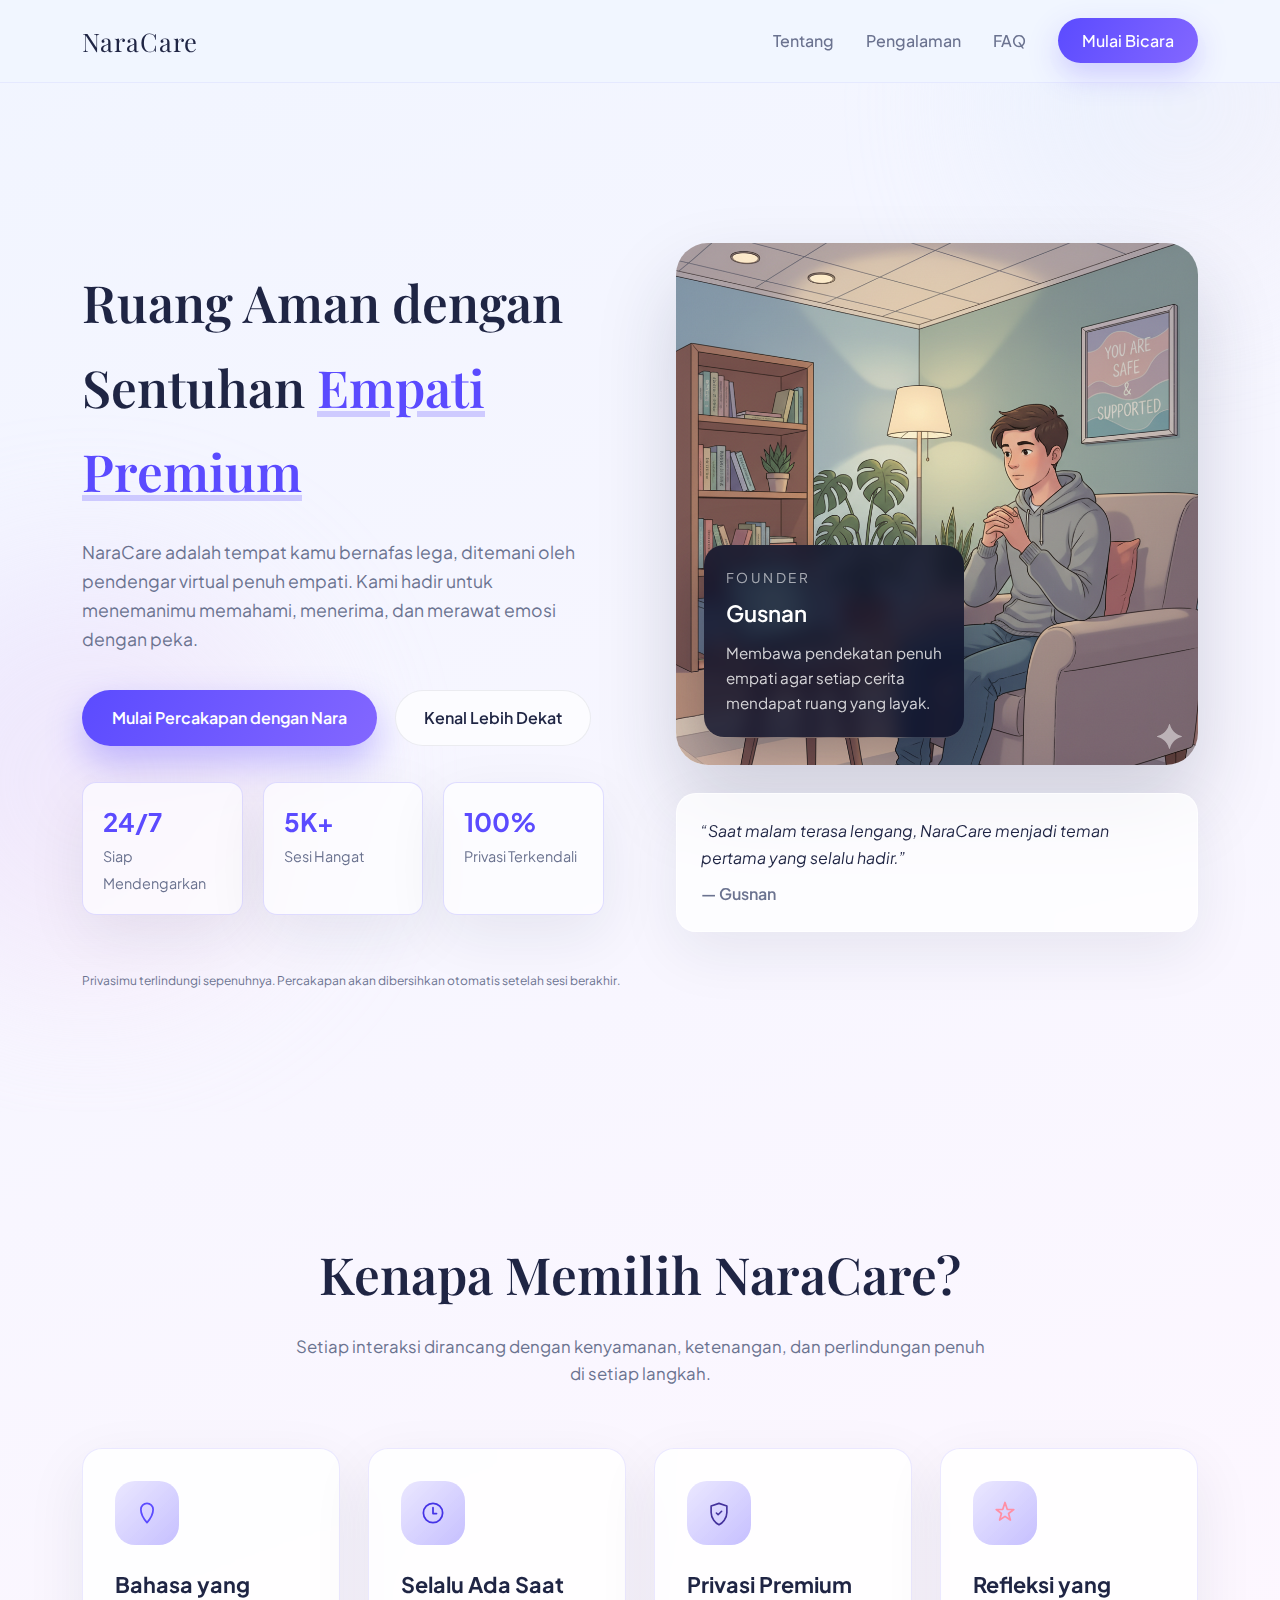
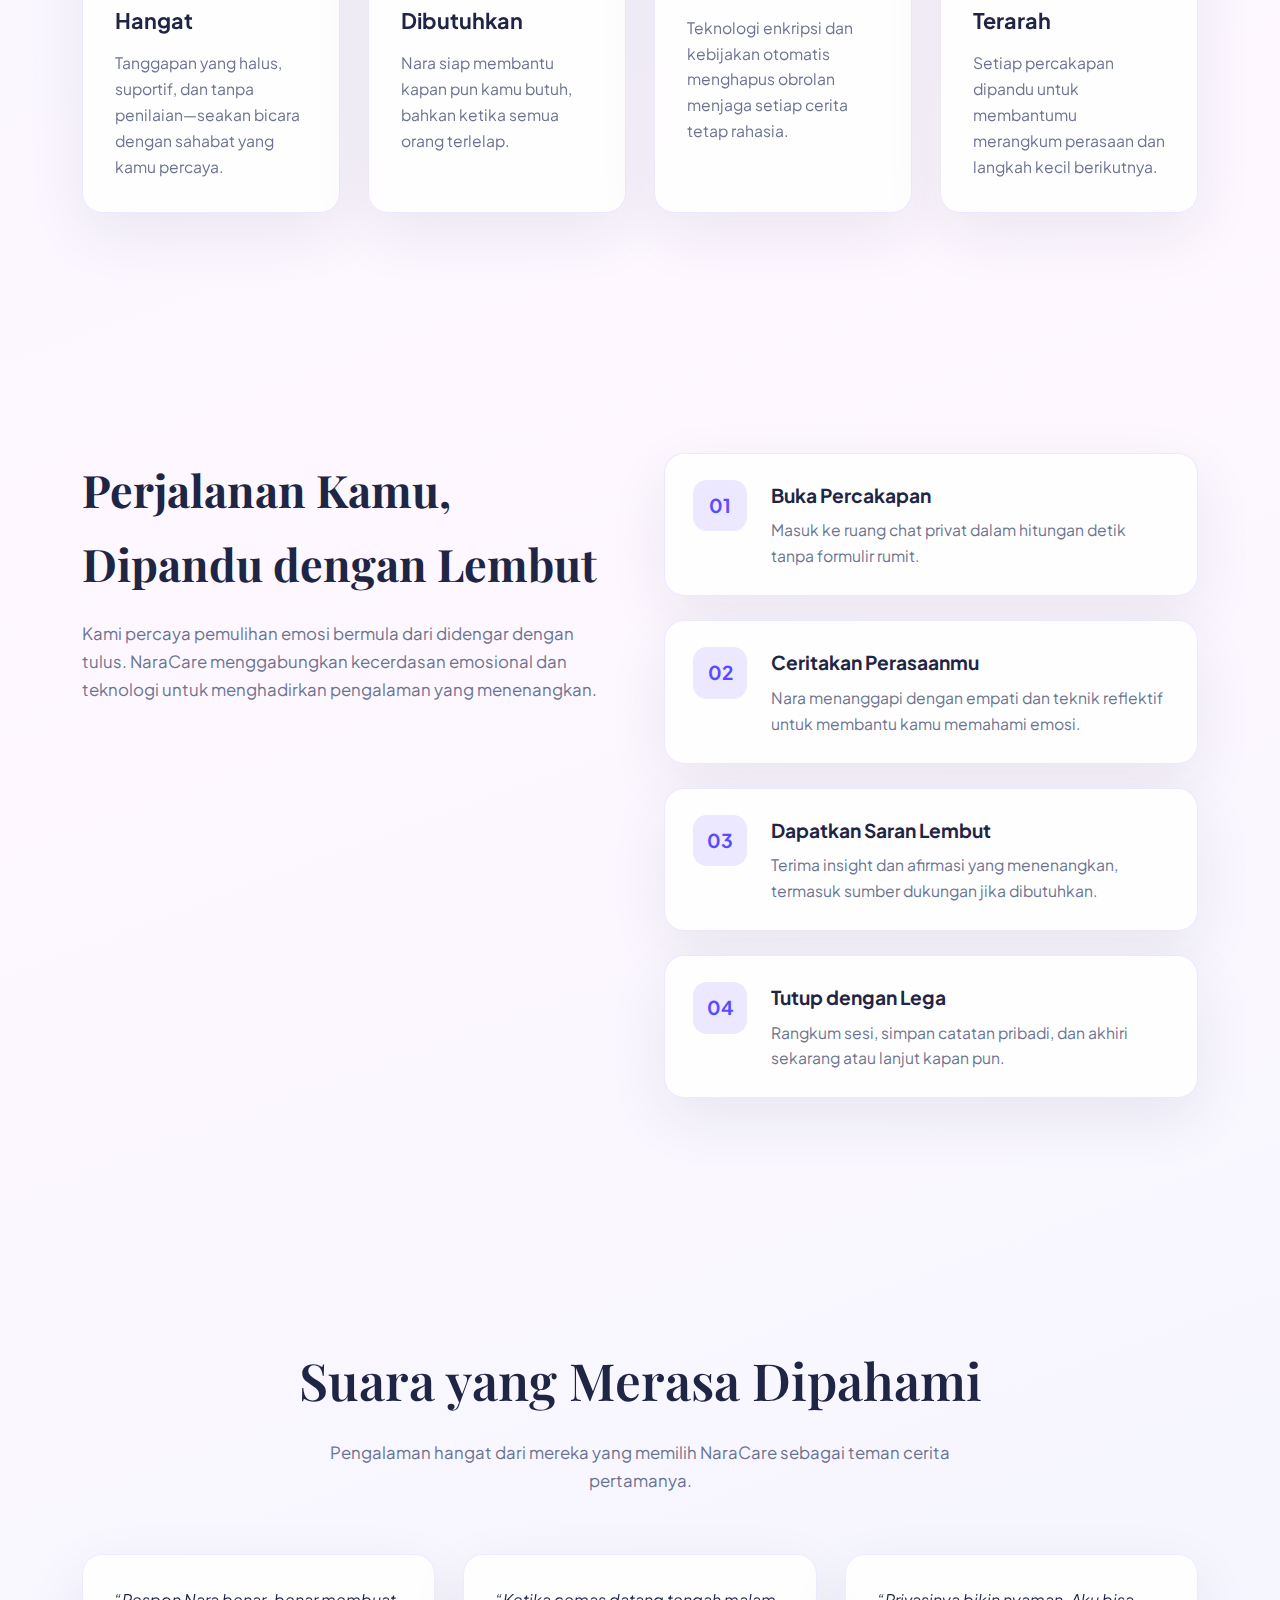
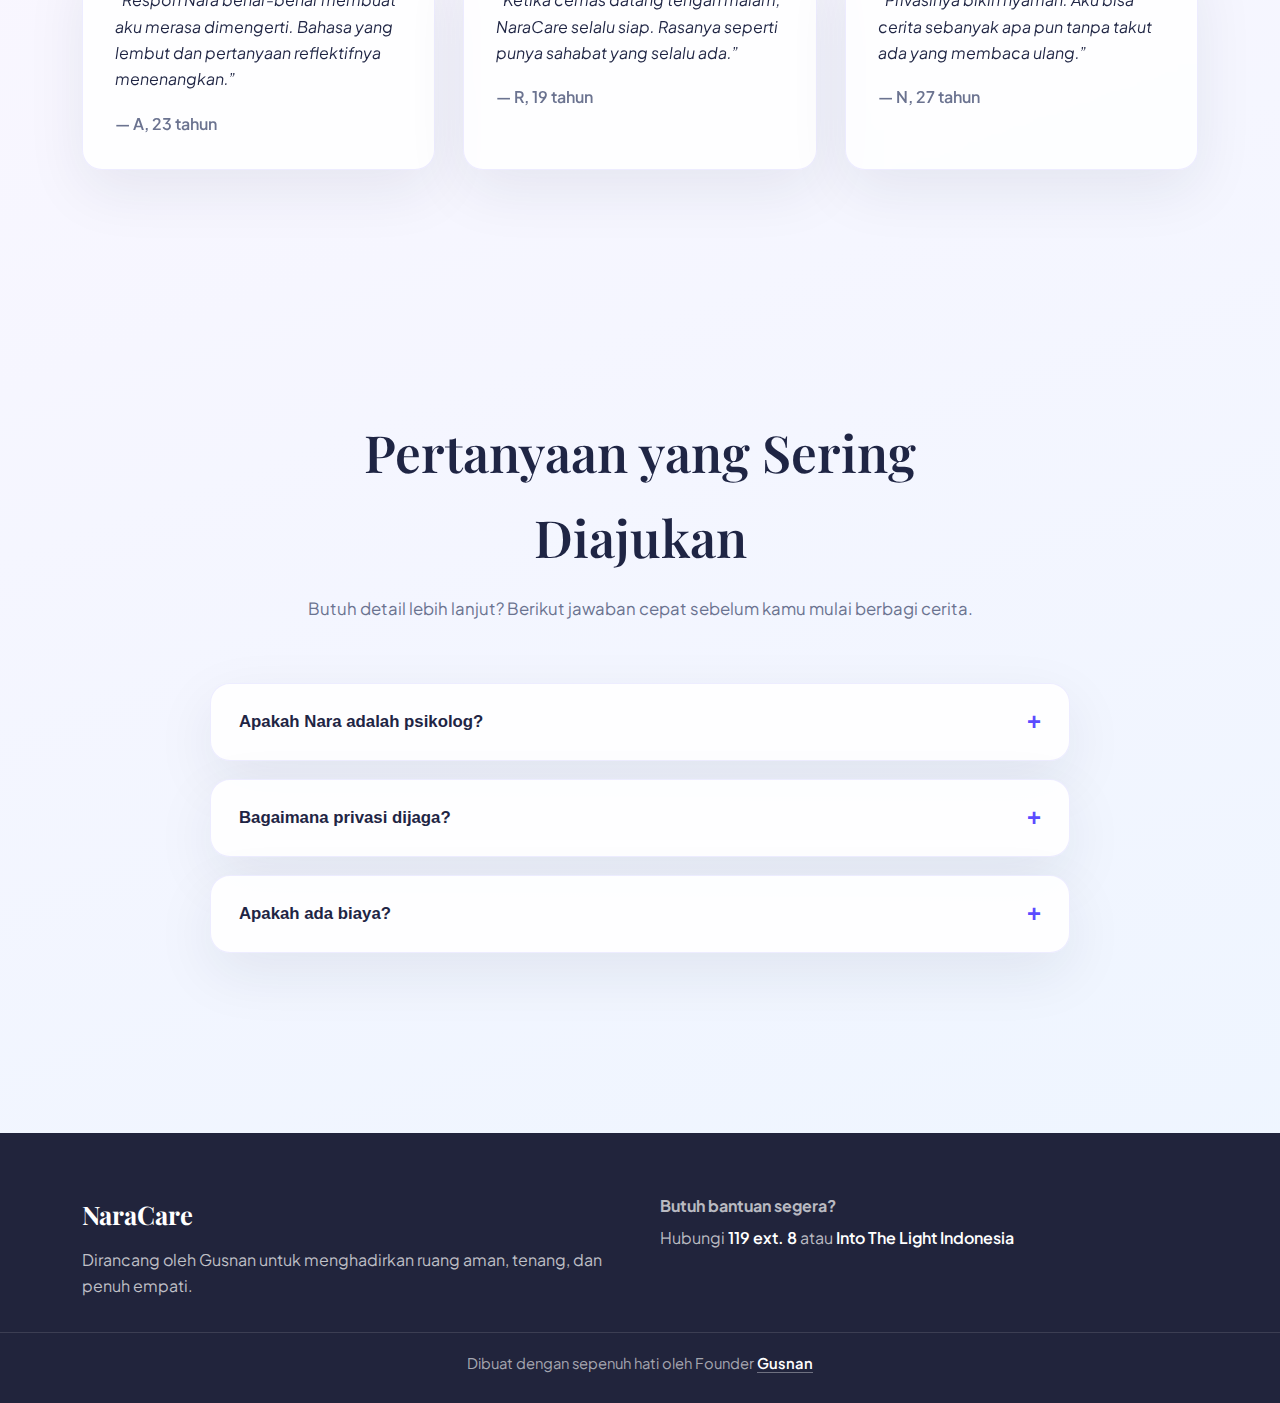
<file: index.html>
﻿<!DOCTYPE html>
<html lang="id">
<head>
    <meta charset="UTF-8">
    <meta name="viewport" content="width=device-width, initial-scale=1.0">
    <title>NaraCare - Ruang Premium untuk Menjaga Kesehatan Mental</title>
    <link rel="preconnect" href="https://fonts.googleapis.com">
    <link rel="preconnect" href="https://fonts.gstatic.com" crossorigin>
    <link href="https://fonts.googleapis.com/css2?family=Plus+Jakarta+Sans:wght@400;500;600;700&family=Playfair+Display:wght@500;600&display=swap" rel="stylesheet">
    <link rel="stylesheet" href="style.css">
</head>
<body>
    <header class="navbar">
        <nav class="nav-container">
            <a href="#hero" class="nav-logo">NaraCare</a>
            <ul class="nav-menu">
                <li><a href="#tentang">Tentang</a></li>
                <li><a href="#pengalaman">Pengalaman</a></li>
                <li><a href="#faq">FAQ</a></li>
                <li><a href="chat.html" class="cta-button">Mulai Bicara</a></li>
            </ul>
        </nav>
    </header>

    <main>
        <!-- Hero Section -->
        <section class="hero" id="hero">
            <div class="hero-container">
                <div class="hero-text">
                    <h1>Ruang Aman dengan Sentuhan <span class="highlight">Empati Premium</span></h1>
                    <p>NaraCare adalah tempat kamu bernafas lega, ditemani oleh pendengar virtual penuh empati. Kami hadir untuk menemanimu memahami, menerima, dan merawat emosi dengan peka.</p>
                    <div class="hero-actions">
                        <a href="chat.html" class="hero-cta">Mulai Percakapan dengan Nara</a>
                        <a href="#tentang" class="hero-secondary">Kenal Lebih Dekat</a>
                    </div>
                    <div class="hero-metrics">
                        <div class="metric">
                            <span class="metric-value">24/7</span>
                            <span class="metric-label">Siap Mendengarkan</span>
                        </div>
                        <div class="metric">
                            <span class="metric-value">5K+</span>
                            <span class="metric-label">Sesi Hangat</span>
                        </div>
                        <div class="metric">
                            <span class="metric-value">100%</span>
                            <span class="metric-label">Privasi Terkendali</span>
                        </div>
                    </div>
                </div>
                <div class="hero-visual">
                    <div class="hero-card">
                        <img src="naracare.png" alt="Ilustrasi Kesehatan Mental" class="hero-image">
                        <div class="floating-card">
                            <p class="floating-title">Founder</p>
                            <p class="floating-name">Gusnan</p>
                            <p class="floating-text">Membawa pendekatan penuh empati agar setiap cerita mendapat ruang yang layak.</p>
                        </div>
                    </div>
                    <div class="trust-panel">
                        <p>“Saat malam terasa lengang, NaraCare menjadi teman pertama yang selalu hadir.”</p>
                        <span>— Gusnan</span>
                    </div>
                </div>
            </div>
            <div class="privacy-note">
                <small>Privasimu terlindungi sepenuhnya. Percakapan akan dibersihkan otomatis setelah sesi berakhir.</small>
            </div>
        </section>

        <!-- Feature Section -->
        <section class="features" id="tentang">
            <div class="section-intro">
                <h2>Kenapa Memilih NaraCare?</h2>
                <p>Setiap interaksi dirancang dengan kenyamanan, ketenangan, dan perlindungan penuh di setiap langkah.</p>
            </div>
            <div class="features-grid">
                <article class="feature-card">
                    <div class="feature-icon aura"></div>
                    <h3>Bahasa yang Hangat</h3>
                    <p>Tanggapan yang halus, suportif, dan tanpa penilaian—seakan bicara dengan sahabat yang kamu percaya.</p>
                </article>
                <article class="feature-card">
                    <div class="feature-icon clock"></div>
                    <h3>Selalu Ada Saat Dibutuhkan</h3>
                    <p>Nara siap membantu kapan pun kamu butuh, bahkan ketika semua orang terlelap.</p>
                </article>
                <article class="feature-card">
                    <div class="feature-icon shield"></div>
                    <h3>Privasi Premium</h3>
                    <p>Teknologi enkripsi dan kebijakan otomatis menghapus obrolan menjaga setiap cerita tetap rahasia.</p>
                </article>
                <article class="feature-card">
                    <div class="feature-icon spark"></div>
                    <h3>Refleksi yang Terarah</h3>
                    <p>Setiap percakapan dipandu untuk membantumu merangkum perasaan dan langkah kecil berikutnya.</p>
                </article>
            </div>
        </section>

        <!-- Experience Section -->
        <section class="experience" id="pengalaman">
            <div class="experience-container">
                <div class="experience-intro">
                    <h2>Perjalanan Kamu, Dipandu dengan Lembut</h2>
                    <p>Kami percaya pemulihan emosi bermula dari didengar dengan tulus. NaraCare menggabungkan kecerdasan emosional dan teknologi untuk menghadirkan pengalaman yang menenangkan.</p>
                </div>
                <div class="journey-steps">
                    <div class="journey-step">
                        <span class="step-number">01</span>
                        <div>
                            <h3>Buka Percakapan</h3>
                            <p>Masuk ke ruang chat privat dalam hitungan detik tanpa formulir rumit.</p>
                        </div>
                    </div>
                    <div class="journey-step">
                        <span class="step-number">02</span>
                        <div>
                            <h3>Ceritakan Perasaanmu</h3>
                            <p>Nara menanggapi dengan empati dan teknik reflektif untuk membantu kamu memahami emosi.</p>
                        </div>
                    </div>
                    <div class="journey-step">
                        <span class="step-number">03</span>
                        <div>
                            <h3>Dapatkan Saran Lembut</h3>
                            <p>Terima insight dan afirmasi yang menenangkan, termasuk sumber dukungan jika dibutuhkan.</p>
                        </div>
                    </div>
                    <div class="journey-step">
                        <span class="step-number">04</span>
                        <div>
                            <h3>Tutup dengan Lega</h3>
                            <p>Rangkum sesi, simpan catatan pribadi, dan akhiri sekarang atau lanjut kapan pun.</p>
                        </div>
                    </div>
                </div>
            </div>
        </section>

        <!-- Testimonial Section -->
        <section class="testimonials">
            <div class="section-intro">
                <h2>Suara yang Merasa Dipahami</h2>
                <p>Pengalaman hangat dari mereka yang memilih NaraCare sebagai teman cerita pertamanya.</p>
            </div>
            <div class="testimonial-grid">
                <figure class="testimonial-card">
                    <blockquote>“Respon Nara benar-benar membuat aku merasa dimengerti. Bahasa yang lembut dan pertanyaan reflektifnya menenangkan.”</blockquote>
                    <figcaption>— A, 23 tahun</figcaption>
                </figure>
                <figure class="testimonial-card">
                    <blockquote>“Ketika cemas datang tengah malam, NaraCare selalu siap. Rasanya seperti punya sahabat yang selalu ada.”</blockquote>
                    <figcaption>— R, 19 tahun</figcaption>
                </figure>
                <figure class="testimonial-card">
                    <blockquote>“Privasinya bikin nyaman. Aku bisa cerita sebanyak apa pun tanpa takut ada yang membaca ulang.”</blockquote>
                    <figcaption>— N, 27 tahun</figcaption>
                </figure>
            </div>
        </section>

        <!-- FAQ Section -->
        <section class="faq" id="faq">
            <div class="section-intro">
                <h2>Pertanyaan yang Sering Diajukan</h2>
                <p>Butuh detail lebih lanjut? Berikut jawaban cepat sebelum kamu mulai berbagi cerita.</p>
            </div>
            <div class="faq-list">
                <div class="faq-item">
                    <button class="faq-question">Apakah Nara adalah psikolog?</button>
                    <div class="faq-answer">
                        <p>Nara adalah pendengar virtual yang terlatih secara etis untuk mendampingi, bukan menggantikan profesional. Untuk keadaan darurat, kamu akan diarahkan ke layanan langsung.</p>
                    </div>
                </div>
                <div class="faq-item">
                    <button class="faq-question">Bagaimana privasi dijaga?</button>
                    <div class="faq-answer">
                        <p>Seluruh percakapan terenkripsi end-to-end dan dihapus otomatis setelah kamu menutup sesi, memastikan tidak ada jejak yang tertinggal.</p>
                    </div>
                </div>
                <div class="faq-item">
                    <button class="faq-question">Apakah ada biaya?</button>
                    <div class="faq-answer">
                        <p>NaraCare gratis untuk seluruh remaja Indonesia. Kami percaya dukungan emosi harus selalu mudah dijangkau.</p>
                    </div>
                </div>
            </div>
        </section>
    </main>

    <footer class="site-footer">
        <div class="footer-container">
            <div class="footer-brand">
                <h4>NaraCare</h4>
                <p>Dirancang oleh Gusnan untuk menghadirkan ruang aman, tenang, dan penuh empati.</p>
            </div>
            <div class="footer-contact">
                <p><strong>Butuh bantuan segera?</strong></p>
                <p>Hubungi <a href="tel:119">119 ext. 8</a> atau <a href="https://into-the-light.id/" target="_blank" rel="noopener">Into The Light Indonesia</a></p>
            </div>
        </div>
        <div class="footer-credit">
            <p>Dibuat dengan sepenuh hati oleh Founder <a href="https://rakitstudio.biz.id" target="_blank" rel="noopener">Gusnan</a></p>
        </div>
    </footer>

    <script src="script.js"></script>
</body>
</html>
</file>
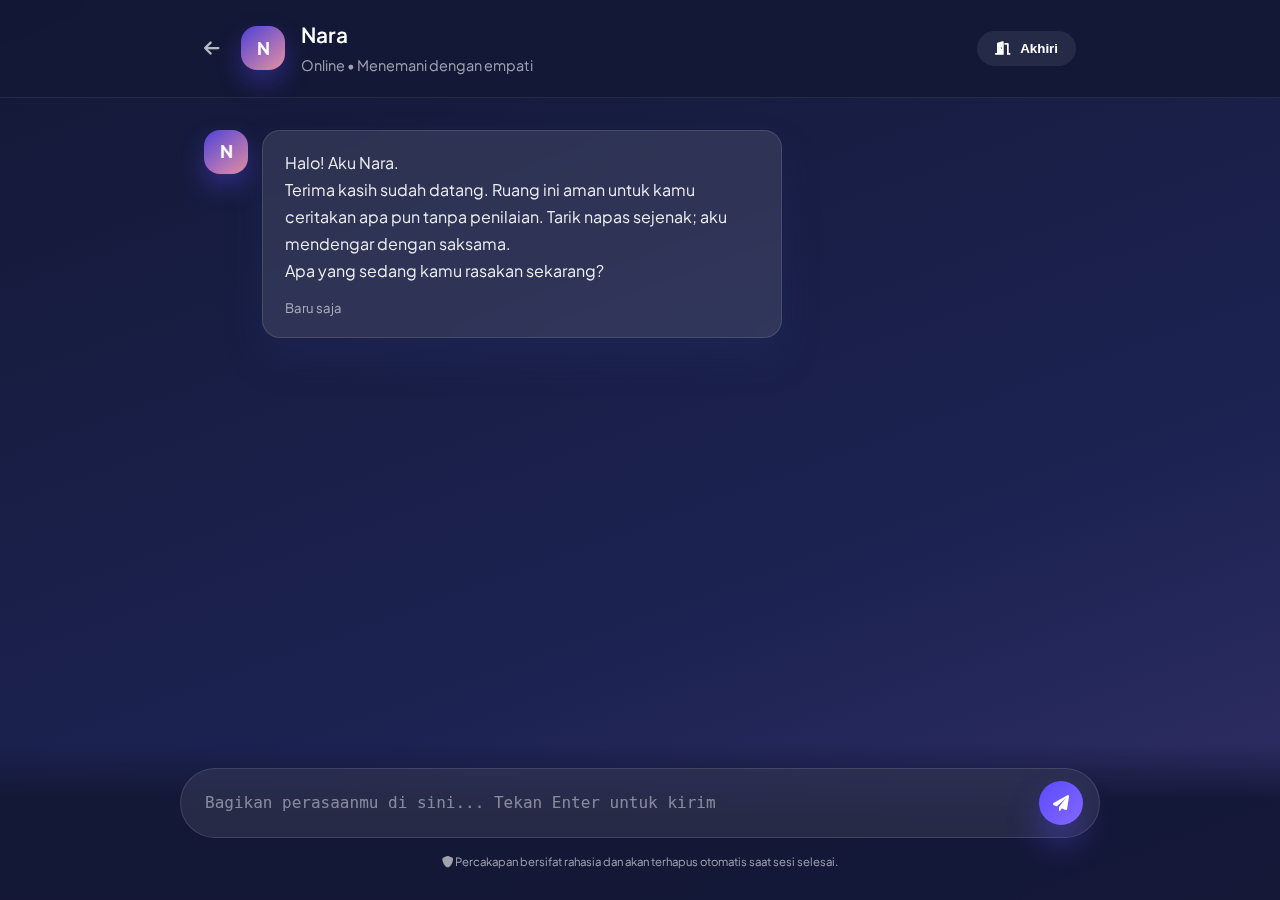
<file: chat.html>
﻿<!DOCTYPE html>
<html lang="id">
<head>
    <meta charset="UTF-8">
    <meta name="viewport" content="width=device-width, initial-scale=1.0">
    <title>Chat dengan Nara - NaraCare</title>
    <link rel="preconnect" href="https://fonts.googleapis.com">
    <link rel="preconnect" href="https://fonts.gstatic.com" crossorigin>
    <link href="https://fonts.googleapis.com/css2?family=Plus+Jakarta+Sans:wght@400;500;600;700&family=Playfair+Display:wght@500;600&display=swap" rel="stylesheet">
    <link rel="stylesheet" href="https://cdnjs.cloudflare.com/ajax/libs/font-awesome/6.0.0/css/all.min.css">
    <link rel="stylesheet" href="style.css">
</head>
<body class="chat-page">
    <header class="chat-header">
        <div class="chat-header-container">
            <a href="index.html" class="back-button" aria-label="Kembali ke beranda">
                <i class="fas fa-arrow-left"></i>
            </a>
            <div class="chat-title">
                <div class="nara-avatar">N</div>
                <div>
                    <h1>Nara</h1>
                    <span class="status">Online • Menemani dengan empati</span>
                </div>
            </div>
            <button id="endSessionBtn" class="end-session-btn" aria-haspopup="dialog">
                <i class="fas fa-door-open"></i><span class="btn-text"> Akhiri</span>
            </button>
        </div>
    </header>

    <main class="chat-container" aria-live="polite">
        <div id="chatMessages" class="chat-messages" role="log">
            <div class="message nara-message">
                <div class="nara-avatar">N</div>
                <div class="message-content">
                    <p>Halo! Aku Nara.</p>
                    <p>Terima kasih sudah datang. Ruang ini aman untuk kamu ceritakan apa pun tanpa penilaian. Tarik napas sejenak; aku mendengar dengan saksama.</p>
                    <p>Apa yang sedang kamu rasakan sekarang?</p>
                    <div class="message-time">Baru saja</div>
                </div>
            </div>
        </div>

        <div id="typingIndicator" class="typing-indicator" aria-hidden="true">
            <div class="message nara-message">
                <div class="nara-avatar">N</div>
                <div class="message-content">
                    <div class="typing-dots" role="status" aria-label="Nara sedang mengetik">
                        <span></span>
                        <span></span>
                        <span></span>
                    </div>
                </div>
            </div>
        </div>
    </main>

    <footer class="chat-input-container">
        <div class="chat-input-wrapper">
            <label class="sr-only" for="messageInput">Tulis pesan untuk Nara</label>
            <textarea
                id="messageInput"
                placeholder="Bagikan perasaanmu di sini... Tekan Enter untuk kirim"
                rows="1"
                maxlength="500"
            ></textarea>
            <button id="sendButton" class="send-button" aria-label="Kirim pesan">
                <i class="fas fa-paper-plane"></i>
            </button>
        </div>
        <div class="chat-safety-note">
            <small>
                <i class="fas fa-shield-alt"></i>
                Percakapan bersifat rahasia dan akan terhapus otomatis saat sesi selesai.
            </small>
        </div>
    </footer>

    <div id="endSessionModal" class="modal" role="dialog" aria-modal="true" aria-labelledby="modalTitle" aria-hidden="true">
        <div class="modal-content">
            <div class="modal-header">
                <h2 id="modalTitle">Akhiri Konsultasi?</h2>
            </div>
            <div class="modal-body">
                <p>Kamu yakin ingin mengakhiri percakapan dengan Nara?</p>
                <p><strong>Semua pesan akan dihapus permanen setelah kamu konfirmasi.</strong></p>
                <div class="modal-options">
                    <button id="confirmEndBtn" class="btn-danger">
                        <i class="fas fa-trash"></i> Ya, Akhiri Sesi
                    </button>
                    <button id="cancelEndBtn" class="btn-secondary">
                        <i class="fas fa-times"></i> Batalkan
                    </button>
                </div>
            </div>
        </div>
    </div>

    <div id="sessionEndedModal" class="modal" role="dialog" aria-modal="true" aria-hidden="true">
        <div class="modal-content session-ended">
            <div class="modal-header">
                <div class="success-icon" aria-hidden="true">
                    <i class="fas fa-star"></i>
                </div>
                <h2>Sesi Telah Berakhir</h2>
            </div>
            <div class="modal-body">
                <p>Terima kasih sudah berbagi dengan Nara. Semoga hatimu terasa lebih ringan.</p>
                <p>Ingat, kamu bisa kembali kapan saja.</p>
                <div class="emergency-contact-modal">
                    <p><strong>Untuk bantuan langsung:</strong></p>
                    <ul>
                        <li>119 ext. 8 — Layanan Darurat Kesehatan Mental</li>
                        <li>Into The Light Indonesia — Pencegahan Bunuh Diri</li>
                    </ul>
                </div>
                <div class="modal-options">
                    <a href="index.html" class="btn-primary">
                        <i class="fas fa-home"></i> Kembali ke Beranda
                    </a>
                </div>
            </div>
        </div>
    </div>

    <script src="config.js"></script>
    <script src="chat.js"></script>
</body>
</html>
</file>
<file: style.css>
﻿:root {
    --color-background: #f5f7fb;
    --color-surface: #ffffff;
    --color-soft-surface: rgba(255, 255, 255, 0.75);
    --color-primary: #5b4bff;
    --color-primary-dark: #4533e6;
    --color-secondary: #f7f1ff;
    --color-accent: #ff9eb0;
    --color-text: #1f2544;
    --color-muted: #6b7390;
    --color-border: rgba(91, 75, 255, 0.15);
    --shadow-soft: 0 20px 60px rgba(31, 37, 68, 0.08);
    --shadow-card: 0 18px 42px rgba(36, 44, 99, 0.12);
    --radius-lg: 32px;
    --radius-md: 20px;
    --radius-sm: 14px;
    --font-sans: 'Plus Jakarta Sans', 'Nunito', -apple-system, BlinkMacSystemFont, 'Segoe UI', sans-serif;
    --font-serif: 'Playfair Display', 'Times New Roman', serif;
}

* {
    margin: 0;
    padding: 0;
    box-sizing: border-box;
}

html {
    scroll-behavior: smooth;
}

body {
    font-family: var(--font-sans);
    color: var(--color-text);
    line-height: 1.65;
    background: linear-gradient(160deg, #f1f5ff 0%, #fef7ff 45%, #edf5ff 100%);
    min-height: 100vh;
}

a {
    color: var(--color-primary);
    text-decoration: none;
}

a:hover {
    color: var(--color-primary-dark);
}

img {
    max-width: 100%;
    display: block;
}

section {
    padding: 120px 0;
}

.section-intro {
    max-width: 700px;
    margin: 0 auto 60px;
    text-align: center;
}

.section-intro h2 {
    font-family: var(--font-serif);
    font-size: clamp(2.2rem, 4vw, 3.2rem);
    font-weight: 600;
    color: var(--color-text);
    margin-bottom: 16px;
}

.section-intro p {
    font-size: 1.05rem;
    color: var(--color-muted);
}

/* Navigation */
.navbar {
    position: sticky;
    top: 0;
    z-index: 1000;
    background: rgba(241, 245, 255, 0.92);
    backdrop-filter: blur(16px);
    border-bottom: 1px solid rgba(91, 75, 255, 0.08);
}

.nav-container {
    max-width: 1180px;
    margin: 0 auto;
    padding: 20px 32px;
    display: flex;
    align-items: center;
    justify-content: space-between;
}

.nav-logo {
    font-family: var(--font-serif);
    font-size: 1.6rem;
    letter-spacing: 0.04em;
    color: var(--color-text);
}

.nav-menu {
    display: flex;
    list-style: none;
    gap: 32px;
}

.nav-menu a {
    font-weight: 500;
    color: var(--color-muted);
    transition: color 0.3s ease;
}

.nav-menu a:hover {
    color: var(--color-text);
}

.cta-button {
    padding: 12px 24px;
    border-radius: 999px;
    background: linear-gradient(120deg, var(--color-primary) 0%, #8367ff 100%);
    color: white !important;
    font-weight: 600;
    box-shadow: 0 12px 30px rgba(91, 75, 255, 0.25);
    transition: transform 0.3s ease, box-shadow 0.3s ease;
}

.cta-button:hover {
    transform: translateY(-3px);
    box-shadow: 0 16px 42px rgba(69, 51, 230, 0.28);
}

/* Hero */
.hero {
    position: relative;
    overflow: hidden;
    padding: 160px 0 120px;
}

.hero::before,
.hero::after {
    content: '';
    position: absolute;
    border-radius: 50%;
    filter: blur(80px);
    opacity: 0.45;
    z-index: -1;
}

.hero::before {
    width: 420px;
    height: 420px;
    background: linear-gradient(135deg, #d9d2ff, #ffe3f0);
    bottom: 120px;
    left: -120px;
}

.hero::after {
    width: 360px;
    height: 360px;
    background: linear-gradient(135deg, #cde7ff, #fff1f4);
    top: -160px;
    right: -80px;
}

.hero-container {
    max-width: 1180px;
    margin: 0 auto;
    padding: 0 32px;
    display: grid;
    grid-template-columns: repeat(2, minmax(0, 1fr));
    gap: 72px;
    align-items: center;
}

.hero-text h1 {
    font-family: var(--font-serif);
    font-size: clamp(2.8rem, 4vw, 3.8rem);
    font-weight: 600;
    margin-bottom: 24px;
    color: var(--color-text);
}

.highlight {
    color: var(--color-primary);
    text-decoration: underline;
    text-decoration-thickness: 6px;
    text-decoration-color: rgba(91, 75, 255, 0.25);
}

.hero-text p {
    font-size: 1.1rem;
    color: var(--color-muted);
    margin-bottom: 36px;
}

.hero-actions {
    display: flex;
    gap: 18px;
    flex-wrap: wrap;
    margin-bottom: 36px;
}

.hero-cta {
    display: inline-flex;
    align-items: center;
    justify-content: center;
    padding: 14px 30px;
    border-radius: 999px;
    font-weight: 600;
    background: linear-gradient(120deg, var(--color-primary) 0%, #8367ff 100%);
    color: #fff;
    box-shadow: 0 16px 36px rgba(91, 75, 255, 0.35);
    transition: transform 0.3s ease, box-shadow 0.3s ease;
}

.hero-cta:hover {
    transform: translateY(-4px);
    box-shadow: 0 22px 50px rgba(69, 51, 230, 0.4);
}

.hero-secondary {
    display: inline-flex;
    align-items: center;
    justify-content: center;
    padding: 14px 28px;
    border-radius: 999px;
    background: rgba(255, 255, 255, 0.7);
    color: var(--color-text);
    font-weight: 600;
    border: 1px solid rgba(31, 37, 68, 0.08);
    backdrop-filter: blur(12px);
    transition: transform 0.3s ease, background 0.3s ease;
}

.hero-secondary:hover {
    transform: translateY(-3px);
    background: rgba(255, 255, 255, 0.9);
}

.hero-metrics {
    display: grid;
    grid-template-columns: repeat(auto-fit, minmax(140px, 1fr));
    gap: 20px;
}

.metric {
    background: rgba(255, 255, 255, 0.65);
    border-radius: var(--radius-sm);
    padding: 18px 20px;
    border: 1px solid rgba(91, 75, 255, 0.18);
    backdrop-filter: blur(12px);
    box-shadow: var(--shadow-soft);
}

.metric-value {
    display: block;
    font-size: 1.6rem;
    font-weight: 700;
    color: var(--color-primary);
}

.metric-label {
    font-size: 0.9rem;
    color: var(--color-muted);
}

.hero-visual {
    position: relative;
}

.hero-card {
    position: relative;
    border-radius: var(--radius-lg);
    overflow: hidden;
    box-shadow: 0 40px 80px rgba(31, 37, 68, 0.18);
}

.hero-image {
    width: 100%;
    object-fit: cover;
}

.floating-card {
    position: absolute;
    bottom: 28px;
    left: 28px;
    max-width: 260px;
    padding: 22px;
    border-radius: 20px;
    background: rgba(10, 14, 39, 0.82);
    color: #fff;
    backdrop-filter: blur(10px);
    box-shadow: 0 25px 60px rgba(10, 14, 39, 0.35);
}

.floating-title {
    font-size: 0.85rem;
    letter-spacing: 0.18em;
    text-transform: uppercase;
    opacity: 0.6;
    margin-bottom: 6px;
}

.floating-name {
    font-size: 1.4rem;
    font-weight: 600;
    margin-bottom: 8px;
}

.floating-text {
    font-size: 0.95rem;
    opacity: 0.8;
}

.trust-panel {
    margin-top: 28px;
    padding: 24px;
    border-radius: var(--radius-md);
    background: var(--color-soft-surface);
    backdrop-filter: blur(14px);
    box-shadow: var(--shadow-soft);
    border: 1px solid rgba(255, 255, 255, 0.65);
    color: var(--color-text);
    font-style: italic;
}

.trust-panel span {
    display: block;
    margin-top: 10px;
    font-style: normal;
    font-weight: 600;
    color: var(--color-muted);
}

.privacy-note {
    max-width: 1180px;
    margin: 36px auto 0;
    padding: 0 32px;
    color: var(--color-muted);
    font-size: 0.9rem;
}

/* Features */
.features {
    position: relative;
}

.features-grid {
    max-width: 1180px;
    margin: 0 auto;
    padding: 0 32px;
    display: grid;
    gap: 28px;
    grid-template-columns: repeat(auto-fit, minmax(240px, 1fr));
}

.feature-card {
    background: rgba(255, 255, 255, 0.82);
    border-radius: var(--radius-md);
    padding: 32px;
    border: 1px solid rgba(91, 75, 255, 0.12);
    box-shadow: var(--shadow-soft);
    backdrop-filter: blur(14px);
    transition: transform 0.4s ease, box-shadow 0.4s ease;
}

.feature-card:hover {
    transform: translateY(-8px);
    box-shadow: 0 28px 60px rgba(31, 37, 68, 0.16);
}

.feature-icon {
    width: 64px;
    height: 64px;
    border-radius: 20px;
    margin-bottom: 22px;
    position: relative;
    display: grid;
    place-items: center;
    background: linear-gradient(135deg, rgba(91, 75, 255, 0.12), rgba(91, 75, 255, 0.35));
}

.feature-icon::after {
    content: '';
    width: 28px;
    height: 28px;
    background: white;
    -webkit-mask-repeat: no-repeat;
    mask-repeat: no-repeat;
    -webkit-mask-position: center;
    mask-position: center;
    -webkit-mask-size: contain;
    mask-size: contain;
}

.feature-icon.aura::after {
    background: #5b4bff;
    -webkit-mask-image: url("data:image/svg+xml,%3Csvg xmlns='http://www.w3.org/2000/svg' fill='none' viewBox='0 0 24 24' stroke='white'%3E%3Cpath stroke-linecap='round' stroke-linejoin='round' stroke-width='1.5' d='M12 3.75c-2.9 0-5.25 2.35-5.25 5.25 0 5.25 5.25 11.25 5.25 11.25s5.25-6 5.25-11.25c0-2.9-2.35-5.25-5.25-5.25z'/%3E%3C/svg%3E");
    mask-image: url("data:image/svg+xml,%3Csvg xmlns='http://www.w3.org/2000/svg' fill='none' viewBox='0 0 24 24' stroke='white'%3E%3Cpath stroke-linecap='round' stroke-linejoin='round' stroke-width='1.5' d='M12 3.75c-2.9 0-5.25 2.35-5.25 5.25 0 5.25 5.25 11.25 5.25 11.25s5.25-6 5.25-11.25c0-2.9-2.35-5.25-5.25-5.25z'/%3E%3C/svg%3E");
}

.feature-icon.clock::after {
    background: #4533e6;
    -webkit-mask-image: url("data:image/svg+xml,%3Csvg xmlns='http://www.w3.org/2000/svg' fill='none' viewBox='0 0 24 24' stroke='white'%3E%3Ccircle cx='12' cy='12' r='8.25' stroke-width='1.5'/%3E%3Cpath stroke-linecap='round' stroke-linejoin='round' stroke-width='1.5' d='M12 7.5v5h3'/%3E%3C/svg%3E");
    mask-image: url("data:image/svg+xml,%3Csvg xmlns='http://www.w3.org/2000/svg' fill='none' viewBox='0 0 24 24' stroke='white'%3E%3Ccircle cx='12' cy='12' r='8.25' stroke-width='1.5'/%3E%3Cpath stroke-linecap='round' stroke-linejoin='round' stroke-width='1.5' d='M12 7.5v5h3'/%3E%3C/svg%3E");
}

.feature-icon.shield::after {
    background: #43319c;
    -webkit-mask-image: url("data:image/svg+xml,%3Csvg xmlns='http://www.w3.org/2000/svg' fill='none' viewBox='0 0 24 24' stroke='white'%3E%3Cpath stroke-linecap='round' stroke-linejoin='round' stroke-width='1.4' d='M12 3.75l-6.75 2.25v5.625c0 4.875 3.75 9.225 6.75 10.5 3-1.275 6.75-5.625 6.75-10.5V6z'/%3E%3Cpath stroke-linecap='round' stroke-linejoin='round' stroke-width='1.4' d='M9.75 12l1.5 1.5 3-3'/%3E%3C/svg%3E");
    mask-image: url("data:image/svg+xml,%3Csvg xmlns='http://www.w3.org/2000/svg' fill='none' viewBox='0 0 24 24' stroke='white'%3E%3Cpath stroke-linecap='round' stroke-linejoin='round' stroke-width='1.4' d='M12 3.75l-6.75 2.25v5.625c0 4.875 3.75 9.225 6.75 10.5 3-1.275 6.75-5.625 6.75-10.5V6z'/%3E%3Cpath stroke-linecap='round' stroke-linejoin='round' stroke-width='1.4' d='M9.75 12l1.5 1.5 3-3'/%3E%3C/svg%3E");
}

.feature-icon.spark::after {
    background: #ff8fa5;
    -webkit-mask-image: url("data:image/svg+xml,%3Csvg xmlns='http://www.w3.org/2000/svg' fill='none' viewBox='0 0 24 24' stroke='white'%3E%3Cpath stroke-linecap='round' stroke-linejoin='round' stroke-width='1.5' d='M12 3l1.9 5.85L19.5 9l-4.45 3.4L16.6 18 12 14.9 7.4 18l1.55-5.6L4.5 9l5.6-.15z'/%3E%3C/svg%3E");
    mask-image: url("data:image/svg+xml,%3Csvg xmlns='http://www.w3.org/2000/svg' fill='none' viewBox='0 0 24 24' stroke='white'%3E%3Cpath stroke-linecap='round' stroke-linejoin='round' stroke-width='1.5' d='M12 3l1.9 5.85L19.5 9l-4.45 3.4L16.6 18 12 14.9 7.4 18l1.55-5.6L4.5 9l5.6-.15z'/%3E%3C/svg%3E");
}

.feature-card h3 {
    font-size: 1.35rem;
    margin-bottom: 12px;
}

.feature-card p {
    color: var(--color-muted);
    font-size: 0.98rem;
}

/* Experience */
.experience {
    padding: 120px 0;
}

.experience-container {
    max-width: 1180px;
    margin: 0 auto;
    padding: 0 32px;
    display: grid;
    gap: 48px;
    grid-template-columns: repeat(auto-fit, minmax(320px, 1fr));
    align-items: start;
}

.experience-intro h2 {
    font-family: var(--font-serif);
    font-size: clamp(2.2rem, 3.5vw, 3.1rem);
    margin-bottom: 20px;
}

.experience-intro p {
    color: var(--color-muted);
    font-size: 1.05rem;
}

.journey-steps {
    display: grid;
    gap: 24px;
}

.journey-step {
    display: flex;
    gap: 24px;
    align-items: flex-start;
    padding: 26px 28px;
    border-radius: var(--radius-md);
    background: rgba(255, 255, 255, 0.88);
    box-shadow: var(--shadow-soft);
    border: 1px solid rgba(91, 75, 255, 0.12);
    transition: transform 0.3s ease, border-color 0.3s ease;
}

.journey-step:hover {
    transform: translateY(-6px);
    border-color: rgba(91, 75, 255, 0.28);
}

.step-number {
    font-weight: 700;
    font-size: 1.2rem;
    color: var(--color-primary);
    background: rgba(91, 75, 255, 0.12);
    border-radius: 14px;
    padding: 10px 18px;
    display: inline-flex;
    align-items: center;
    justify-content: center;
    min-width: 54px;
}

.journey-step h3 {
    font-size: 1.2rem;
    margin-bottom: 6px;
}

.journey-step p {
    color: var(--color-muted);
    font-size: 0.98rem;
}

/* Testimonials */
.testimonials {
    padding: 120px 0;
}

.testimonial-grid {
    max-width: 1180px;
    margin: 0 auto;
    padding: 0 32px;
    display: grid;
    gap: 28px;
    grid-template-columns: repeat(auto-fit, minmax(280px, 1fr));
}

.testimonial-card {
    background: rgba(255, 255, 255, 0.82);
    border-radius: var(--radius-md);
    padding: 32px;
    border: 1px solid rgba(91, 75, 255, 0.1);
    box-shadow: var(--shadow-soft);
    backdrop-filter: blur(8px);
}

.testimonial-card blockquote {
    font-style: italic;
    color: var(--color-text);
    margin-bottom: 18px;
}

.testimonial-card figcaption {
    font-weight: 600;
    color: var(--color-muted);
}

/* FAQ */
.faq {
    padding: 120px 0 140px;
}

.faq-list {
    max-width: 860px;
    margin: 0 auto;
    display: grid;
    gap: 18px;
}

.faq-item {
    background: rgba(255, 255, 255, 0.9);
    border-radius: var(--radius-md);
    box-shadow: var(--shadow-soft);
    border: 1px solid rgba(91, 75, 255, 0.1);
    overflow: hidden;
    transition: border-color 0.3s ease;
}

.faq-question {
    width: 100%;
    text-align: left;
    padding: 24px 28px;
    background: none;
    border: none;
    font-size: 1.05rem;
    font-weight: 600;
    color: var(--color-text);
    display: flex;
    justify-content: space-between;
    align-items: center;
    cursor: pointer;
}

.faq-question::after {
    content: '+';
    font-size: 1.5rem;
    color: var(--color-primary);
    transition: transform 0.3s ease;
}

.faq-question.active::after {
    transform: rotate(45deg);
}

.faq-answer {
    max-height: 0;
    overflow: hidden;
    transition: max-height 0.4s ease, opacity 0.4s ease;
    opacity: 0;
    padding: 0 28px;
}

.faq-answer.active {
    max-height: 400px;
    opacity: 1;
    padding-bottom: 24px;
}

.faq-answer p {
    color: var(--color-muted);
    font-size: 0.98rem;
    padding-top: 8px;
}

/* Footer */
.site-footer {
    background: rgba(15, 17, 43, 0.92);
    color: rgba(255, 255, 255, 0.82);
    padding: 60px 0 28px;
    margin-top: 40px;
}

.footer-container {
    max-width: 1180px;
    margin: 0 auto 32px;
    padding: 0 32px;
    display: grid;
    gap: 40px;
    grid-template-columns: repeat(auto-fit, minmax(240px, 1fr));
}

.footer-brand h4 {
    font-family: var(--font-serif);
    font-size: 1.6rem;
    margin-bottom: 12px;
    color: #fff;
}

.footer-brand p {
    color: rgba(255, 255, 255, 0.72);
}

.footer-contact p {
    color: rgba(255, 255, 255, 0.7);
    margin-bottom: 6px;
}

.footer-contact a {
    color: #fff;
    font-weight: 600;
}

.footer-credit {
    text-align: center;
    color: rgba(255, 255, 255, 0.6);
    font-size: 0.92rem;
    border-top: 1px solid rgba(255, 255, 255, 0.12);
    padding-top: 18px;
}

.footer-credit a {
    color: #fff;
    font-weight: 600;
    border-bottom: 1px solid rgba(255, 255, 255, 0.35);
}

/* Chat Page */
body.chat-page {
    background: linear-gradient(160deg, #141836 0%, #1c2352 65%, #332f68 100%);
    color: rgba(255, 255, 255, 0.9);
}

.chat-header {
    position: sticky;
    top: 0;
    z-index: 200;
    background: rgba(20, 24, 54, 0.92);
    backdrop-filter: blur(18px);
    border-bottom: 1px solid rgba(255, 255, 255, 0.08);
}

.chat-header-container {
    max-width: 920px;
    margin: 0 auto;
    padding: 18px 24px;
    display: flex;
    align-items: center;
    gap: 22px;
}

.back-button {
    color: rgba(255, 255, 255, 0.7);
    font-size: 1.1rem;
    transition: transform 0.3s ease, color 0.3s ease;
}

.back-button:hover {
    color: #fff;
    transform: translateX(-4px);
}

.chat-title {
    display: flex;
    align-items: center;
    gap: 16px;
}

.chat-title h1 {
    font-size: 1.3rem;
    font-weight: 600;
    color: #fff;
}

.status {
    font-size: 0.9rem;
    color: rgba(255, 255, 255, 0.6);
}

.nara-avatar {
    width: 44px;
    height: 44px;
    border-radius: 16px;
    background: linear-gradient(140deg, rgba(91, 75, 255, 0.8), rgba(255, 158, 176, 0.9));
    color: #fff;
    display: inline-flex;
    align-items: center;
    justify-content: center;
    font-weight: 700;
    font-size: 1.1rem;
    box-shadow: 0 12px 24px rgba(91, 75, 255, 0.35);
}

.user-avatar {
    background: linear-gradient(140deg, rgba(255, 158, 176, 0.9), rgba(255, 218, 185, 0.95));
    color: #1f2544;
}

.end-session-btn {
    margin-left: auto;
    border: none;
    background: rgba(255, 255, 255, 0.08);
    color: #fff;
    padding: 10px 18px;
    border-radius: 999px;
    font-weight: 600;
    display: inline-flex;
    align-items: center;
    gap: 10px;
    cursor: pointer;
    transition: background 0.3s ease, transform 0.3s ease;
}

.end-session-btn:hover {
    background: rgba(255, 255, 255, 0.18);
    transform: translateY(-2px);
}

.chat-container {
    max-width: 920px;
    margin: 0 auto;
    padding: 32px 24px 180px;
    min-height: calc(100vh - 140px);
    overflow-y: auto;
    scrollbar-width: thin;
    scrollbar-color: rgba(255, 255, 255, 0.2) transparent;
}

.chat-container::-webkit-scrollbar {
    width: 8px;
}

.chat-container::-webkit-scrollbar-thumb {
    background: rgba(255, 255, 255, 0.2);
    border-radius: 12px;
}

.chat-messages {
    display: grid;
    gap: 18px;
}

.message {
    display: flex;
    align-items: flex-start;
    gap: 14px;
}

.message-content {
    padding: 18px 22px;
    border-radius: 18px;
    max-width: min(82%, 520px);
    line-height: 1.7;
    font-size: 1rem;
}

.nara-message .message-content {
    background: rgba(255, 255, 255, 0.1);
    border: 1px solid rgba(255, 255, 255, 0.12);
    color: rgba(255, 255, 255, 0.92);
    box-shadow: 0 20px 35px rgba(33, 45, 98, 0.35);
    backdrop-filter: blur(14px);
}

.user-message {
    justify-content: flex-end;
}

.user-message .message-content {
    background: linear-gradient(140deg, rgba(91, 75, 255, 0.95), rgba(131, 103, 255, 0.9));
    color: #fff;
    box-shadow: 0 20px 40px rgba(91, 75, 255, 0.35);
}

.user-message .nara-avatar {
    order: 2;
}

.message-time {
    margin-top: 12px;
    font-size: 0.82rem;
    opacity: 0.65;
}

.typing-indicator {
    display: none;
}

.typing-dots {
    display: inline-flex;
    gap: 6px;
}

.typing-dots span {
    width: 7px;
    height: 7px;
    border-radius: 50%;
    background: rgba(255, 255, 255, 0.7);
    animation: typing 1.2s infinite ease-in-out;
}

.typing-dots span:nth-child(2) {
    animation-delay: 0.2s;
}

.typing-dots span:nth-child(3) {
    animation-delay: 0.4s;
}

@keyframes typing {
    0%, 80%, 100% { opacity: 0.3; transform: translateY(0); }
    40% { opacity: 1; transform: translateY(-4px); }
}

.chat-input-container {
    position: fixed;
    left: 0;
    right: 0;
    bottom: 0;
    padding: 24px 0 28px;
    background: linear-gradient(180deg, rgba(20, 24, 54, 0) 0%, rgba(20, 24, 54, 0.96) 35%);
}

.chat-input-wrapper {
    max-width: 920px;
    margin: 0 auto;
    display: flex;
    align-items: center;
    background: rgba(255, 255, 255, 0.08);
    backdrop-filter: blur(18px);
    border-radius: 999px;
    padding: 12px 16px;
    gap: 12px;
    border: 1px solid rgba(255, 255, 255, 0.12);
}

.chat-input-wrapper textarea {
    flex: 1;
    background: transparent;
    border: none;
    color: #fff;
    font-size: 1rem;
    resize: none;
    line-height: 1.6;
    max-height: 140px;
    padding: 4px 4px 4px 8px;
}

.chat-input-wrapper textarea::placeholder {
    color: rgba(255, 255, 255, 0.45);
}

.chat-input-wrapper textarea:focus {
    outline: none;
}

.send-button {
    background: linear-gradient(135deg, #5b4bff, #8367ff);
    border: none;
    color: #fff;
    width: 44px;
    height: 44px;
    border-radius: 50%;
    display: inline-flex;
    align-items: center;
    justify-content: center;
    font-size: 1rem;
    cursor: pointer;
    box-shadow: 0 18px 32px rgba(91, 75, 255, 0.4);
    transition: transform 0.3s ease, box-shadow 0.3s ease;
}

.send-button:hover {
    transform: translateY(-3px);
    box-shadow: 0 24px 40px rgba(69, 51, 230, 0.45);
}

.send-button:disabled {
    opacity: 0.6;
    cursor: not-allowed;
    box-shadow: none;
}

.chat-safety-note {
    max-width: 920px;
    margin: 12px auto 0;
    color: rgba(255, 255, 255, 0.6);
    font-size: 0.85rem;
    text-align: center;
}

/* Modals */
.modal {
    position: fixed;
    inset: 0;
    background: rgba(7, 10, 27, 0.6);
    display: none;
    align-items: center;
    justify-content: center;
    padding: 20px;
    z-index: 300;
}

.modal-content {
    background: rgba(255, 255, 255, 0.96);
    color: var(--color-text);
    border-radius: 24px;
    width: min(480px, 92vw);
    box-shadow: var(--shadow-card);
    overflow: hidden;
}

.modal-header {
    padding: 28px;
    border-bottom: 1px solid rgba(31, 37, 68, 0.08);
    text-align: center;
}

.modal-header h2 {
    font-size: 1.4rem;
    font-weight: 600;
}

.session-ended .modal-header {
    border-bottom: none;
}

.modal-body {
    padding: 0 28px 32px;
    color: var(--color-muted);
}

.modal-body p {
    margin-bottom: 14px;
}

.modal-options {
    display: flex;
    flex-wrap: wrap;
    gap: 12px;
    margin-top: 24px;
}

.btn-danger,
.btn-secondary {
    flex: 1 1 180px;
    border-radius: 16px;
    padding: 14px 20px;
    font-weight: 600;
    border: none;
    cursor: pointer;
    transition: transform 0.3s ease, box-shadow 0.3s ease;
}

.btn-danger {
    background: linear-gradient(120deg, #ff6b6b, #ff8e8e);
    color: #fff;
    box-shadow: 0 15px 30px rgba(255, 107, 107, 0.3);
}

.btn-danger:hover {
    transform: translateY(-2px);
    box-shadow: 0 18px 36px rgba(255, 107, 107, 0.35);
}

.btn-secondary {
    background: rgba(31, 37, 68, 0.08);
    color: var(--color-text);
}

.btn-secondary:hover {
    transform: translateY(-2px);
    background: rgba(31, 37, 68, 0.12);
}

.btn-primary {
    display: inline-flex;
    align-items: center;
    justify-content: center;
    padding: 14px 24px;
    border-radius: 16px;
    background: linear-gradient(120deg, var(--color-primary), #8367ff);
    color: #fff;
    font-weight: 600;
    box-shadow: 0 18px 40px rgba(91, 75, 255, 0.3);
    transition: transform 0.3s ease, box-shadow 0.3s ease;
}

.btn-primary:hover {
    transform: translateY(-2px);
    box-shadow: 0 24px 48px rgba(69, 51, 230, 0.35);
}

.success-icon {
    font-size: 2.6rem;
    color: var(--color-primary);
}

.emergency-contact-modal {
    background: rgba(91, 75, 255, 0.08);
    border-radius: 18px;
    padding: 18px 20px;
    margin-top: 16px;
}

.emergency-contact-modal ul {
    margin: 12px 0 0;
    padding-left: 18px;
    color: var(--color-text);
}

.emergency-contact-modal li + li {
    margin-top: 8px;
}

/* A11y */
.sr-only {
    position: absolute;
    width: 1px;
    height: 1px;
    padding: 0;
    margin: -1px;
    overflow: hidden;
    clip: rect(0, 0, 0, 0);
    white-space: nowrap;
    border: 0;
}

/* Responsive */
@media (max-width: 1080px) {
    .nav-menu {
        gap: 22px;
    }

    .hero-container {
        grid-template-columns: 1fr;
        text-align: center;
    }

    .hero-text {
        order: 2;
    }

    .hero-actions {
        justify-content: center;
    }

    .hero-visual {
        order: 1;
    }

    .floating-card {
        position: relative;
        bottom: auto;
        left: auto;
        margin: 24px auto 0;
    }

    .trust-panel {
        text-align: center;
    }
}

@media (max-width: 768px) {
    section {
        padding: 90px 0;
    }

    .nav-container {
        padding: 16px 20px;
    }

    .nav-menu {
        display: none;
    }

    .hero {
        padding: 140px 0 100px;
    }

    .features-grid,
    .testimonial-grid,
    .experience-container {
        padding: 0 20px;
    }

    .journey-step {
        flex-direction: column;
        text-align: center;
    }

    .step-number {
        align-self: center;
    }

    .chat-header-container,
    .chat-container,
    .chat-input-wrapper,
    .chat-safety-note {
        max-width: calc(100% - 32px);
    }

    .chat-input-wrapper {
        border-radius: 24px;
    }

    .message-content {
        max-width: 100%;
    }
}

@media (max-width: 540px) {
    .hero-metrics {
        grid-template-columns: repeat(2, minmax(120px, 1fr));
    }

    .chat-input-container {
        padding-bottom: 20px;
    }

    .end-session-btn .btn-text {
        display: none;
    }

    .trust-panel {
        font-size: 0.95rem;
    }
}
</file>
